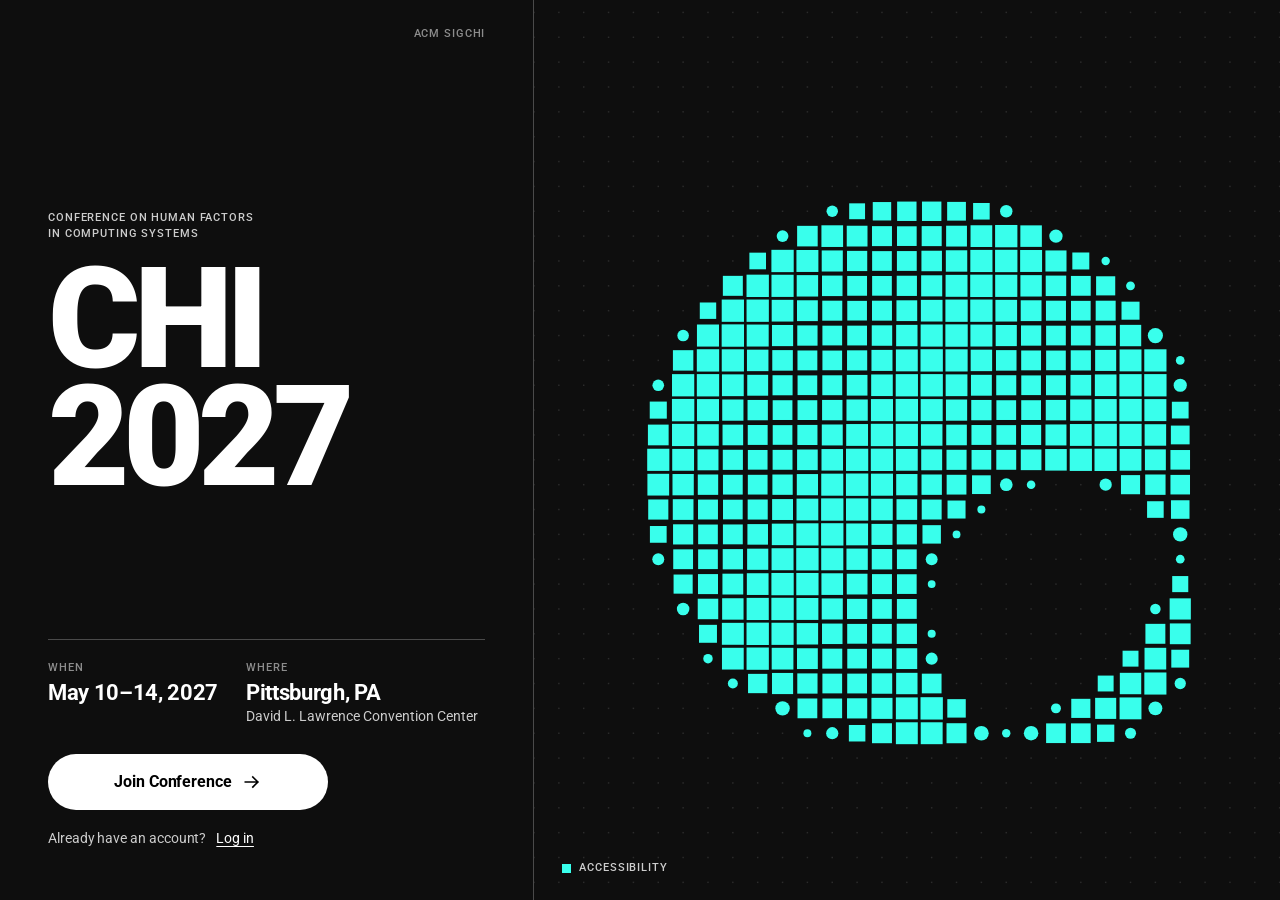
<file: index.html>
<!doctype html>
<html lang="en">
<head>
<meta charset="utf-8">
<meta name="viewport" content="width=device-width, initial-scale=1, viewport-fit=cover">
<meta name="theme-color" content="#0e0e0e">
<meta name="color-scheme" content="dark">
<title>CHI 2027 — Pittsburgh, May 10–14</title>
<link rel="icon" type="image/png" sizes="32x32" href="favicon-32.png">
<link rel="icon" type="image/png" sizes="192x192" href="favicon-192.png">
<link rel="apple-touch-icon" href="apple-touch-icon.png">
<link rel="preconnect" href="https://fonts.googleapis.com">
<link rel="preconnect" href="https://fonts.gstatic.com" crossorigin>
<link href="https://fonts.googleapis.com/css2?family=Roboto:ital,wght@0,400;0,500;0,700;0,900;1,400&family=Roboto+Condensed:ital,wght@0,400;0,700;1,400&display=swap" rel="stylesheet">
<link rel="stylesheet" href="css/styles.css">
</head>
<body>
<div id="frame">
  <main id="app" class="app"></main>
  <div id="menu" class="menu" role="dialog" aria-modal="true" aria-label="Menu" hidden></div>
  <div id="sheet" class="sheet" hidden></div>
  <div id="tour" class="tour" hidden></div>
  <div id="toast" class="toast" role="status" aria-live="polite"></div>
</div>
<script src="js/icons.js"></script>
<script src="js/data.js"></script>
<script src="js/fx.js"></script>
<script src="js/creative.js"></script>
<script src="js/app.js"></script>
<script src="js/map.js"></script>
</body>
</html>
</file>
<file: css/styles.css>
/* CHI 2027 — mobile web prototype
   Black ground, white type, three brand colours (pure green, red, blue). Roboto throughout. */

:root {
  --bg: #0e0e0e;
  --surface: #1e1e1e;      /* brand black */
  --surface-2: #272727;
  --line: #2e2e2e;
  --line-2: #4a4a4a;
  --text: #fff;
  --text-2: #ccc;          /* brand grey */
  --muted: #8c8c8c;
  --g: #00ff00;            /* communities */
  --r: #ff0000;            /* new methods */
  --b: #0000ff;            /* human behaviors */
  --warn: #ffb000;         /* almost full */
  /* Type scale: every font size points at one of these */
  --fs-xs: 11px;   /* labels, eyebrows, tags, tiny meta */
  --fs-sm: 14px;   /* hints, captions, chips, small UI */
  --fs-md: 16px;   /* body, running text, buttons */
  --fs-lg: 18px;   /* lede, card titles */
  --fs-xl: 22px;   /* feature titles, inputs, panel heads */
  --fs-2xl: 28px;  /* section headings (32px from 760px) */
  --fs-3xl: 40px;  /* big numbers */
  --sans: 'Roboto', system-ui, -apple-system, 'Helvetica Neue', Arial, sans-serif;
  --pad: 20px;
  --bar-h: 60px;   /* height of the top bar (68px from 1100px) */
  --first-min: 430px; /* Home: the least height its first screen may have (560px from 760px) */
  --when-h: 146px;    /* Home, from 760px: height of the row with when, where and the countdown */
  --ease: cubic-bezier(.2, .8, .2, 1);
  --spring: cubic-bezier(.34, 1.56, .64, 1);
  --safe-b: env(safe-area-inset-bottom, 0px);
}

* { box-sizing: border-box; }
html, body { height: 100%; margin: 0; background: #000; color: var(--text); overflow: hidden; }
body { font: 400 var(--fs-md)/1.5 var(--sans); -webkit-font-smoothing: antialiased; -moz-osx-font-smoothing: grayscale; -webkit-tap-highlight-color: transparent; }
button, input { font: inherit; color: inherit; }
button { cursor: pointer; background: none; border: 0; padding: 0; text-align: inherit; }
a { color: inherit; }
h1, h2, h3, p, ul, ol, dl, dd { margin: 0; padding: 0; }
ul, ol { list-style: none; }
[hidden] { display: none !important; }
:focus-visible { outline: 2px solid #fff; outline-offset: 2px; }
::selection { background: var(--g); color: #000; }

/* ---------- frame ---------- */
/* One layout, three tiers: phone (base) · tablet ≥760px · desktop ≥1100px. The responsive rules are at the end of this file. */
#frame { position: relative; height: 100vh; height: 100dvh; margin: 0 auto; background: var(--bg); overflow: hidden; }
.app { position: absolute; inset: 0; overflow-y: auto; overflow-x: hidden; overscroll-behavior: contain; scrollbar-width: none; }
.app::-webkit-scrollbar { display: none; }

/* ---------- type ---------- */
.lbl { font: 500 var(--fs-xs)/1.45 var(--sans); letter-spacing: .08em; text-transform: uppercase; font-variant-numeric: tabular-nums; color: var(--text-2); }
.dim { color: var(--muted); }
.display { font-weight: 900; font-size: clamp(40px, 12.5vw, 54px); line-height: .94; letter-spacing: -.035em; text-wrap: balance; }
.lede { font-size: var(--fs-lg); line-height: 1.38; color: #fff; text-wrap: pretty; }
.hint { font-size: var(--fs-sm); line-height: 1.45; color: var(--muted); margin-top: 18px; }
.link { color: #fff; text-decoration: underline; text-underline-offset: 3px; font-size: var(--fs-sm); }
.err { color: #ff7a6e; font-size: var(--fs-sm); min-height: 0; margin-top: 8px; }
.err:empty { display: none; }
.g { width: 20px; height: 20px; flex: none; stroke-linecap: square; }
.ico { display: block; width: 100%; height: 100%; }

/* ---------- motion ---------- */
@keyframes rise { from { opacity: 0; transform: translateY(14px); } to { opacity: 1; transform: none; } }
@keyframes slideR { from { opacity: 0; transform: translateX(28px); } to { opacity: 1; transform: none; } }
@keyframes slideL { from { opacity: 0; transform: translateX(-28px); } to { opacity: 1; transform: none; } }
@keyframes pop { 0% { transform: scale(.7); } 60% { transform: scale(1.18); } 100% { transform: scale(1); } }
.rise { animation: rise .5s var(--ease) both; animation-delay: calc(var(--i, 0) * 45ms); }
.stagger > * { animation: rise .55s var(--ease) both; }
.stagger > :nth-child(2) { animation-delay: 50ms; } .stagger > :nth-child(3) { animation-delay: 100ms; }
.stagger > :nth-child(4) { animation-delay: 150ms; } .stagger > :nth-child(5) { animation-delay: 200ms; }
.stagger > :nth-child(6) { animation-delay: 250ms; } .stagger > :nth-child(n+7) { animation-delay: 300ms; }
.stagger.from-right > * { animation-name: slideR; }
.stagger.from-left > * { animation-name: slideL; }
/* scroll-linked reveals — app.js wraps far-down headings in per-letter spans and reveals them as you scroll */
.sec-h h2 .ch { position: relative; visibility: hidden; }
.sec-h h2 .ch.on { visibility: visible; }
.sec-h h2 .ch.cur::before { content: ''; visibility: visible; position: absolute; left: 0; top: .1em; bottom: .06em; width: .46em; background: var(--g); }

/* scroll progress — a white line under the sticky header fills as the page scrolls (where supported) */
@keyframes scrollfill { from { clip-path: inset(0 100% 0 0); } to { clip-path: inset(0); } }
@supports (animation-timeline: scroll()) {
  @media (prefers-reduced-motion: no-preference) {
    .bar:not(.bar--clear):not(.bar--float)::after { content: ''; position: absolute; left: 0; right: 0; bottom: -1px; height: 2px; pointer-events: none;
      background: #fff;
      clip-path: inset(0 100% 0 0); animation: scrollfill linear both; animation-timeline: scroll(nearest block); }
  }
}
@media (prefers-reduced-motion: reduce) {
  *, *::before, *::after { animation-duration: .01ms !important; animation-delay: 0s !important; transition-duration: .01ms !important; }
}

/* ---------- buttons ---------- */
.btn { display: inline-flex; align-items: center; justify-content: center; gap: 10px; min-height: 56px; padding: 0 26px; border-radius: 999px; font-weight: 700; font-size: var(--fs-md); letter-spacing: -.005em; white-space: nowrap; transition: transform .2s var(--spring), background .2s, color .2s, border-color .2s, opacity .2s; }
.btn:active { transform: scale(.97); }
.btn--primary { background: #fff; color: #000; }
.btn--primary .g { transition: transform .3s var(--spring); }
.btn--primary:hover .g { transform: translateX(4px); }
.btn--primary:disabled { background: #333; color: #777; cursor: not-allowed; }
.btn--primary.is-on { background: var(--g); }
.btn--ghost { border: 1px solid var(--line-2); color: #fff; }
.btn--ghost:hover { border-color: #fff; }
.btn--text { min-height: 44px; font-weight: 400; font-size: var(--fs-sm); color: var(--text-2); }
.btn--text u { color: #fff; text-underline-offset: 3px; }
.btn--sm { min-height: 44px; padding: 0 18px; font-size: var(--fs-sm); }
.btn--sm .g { width: 16px; height: 16px; }
.iconbtn { width: 44px; height: 44px; display: grid; place-items: center; border-radius: 50%; margin-left: -10px; }
.iconbtn:hover { background: var(--surface); }

.tag { display: inline-block; font: 500 var(--fs-xs)/1 var(--sans); letter-spacing: .08em; text-transform: uppercase; padding: 5px 7px; border: 1px solid var(--line-2); color: var(--text-2); margin: 8px 6px 0 0; }
.tag--solid { background: #fff; color: #000; border-color: #fff; }
.tag--c { background: var(--c); color: var(--on, #000); border-color: var(--c); margin: 0; }

/* ---------- top bar ---------- */
.bar { position: sticky; top: 0; z-index: 20; display: flex; align-items: center; justify-content: space-between; height: 60px; padding: 0 var(--pad); background: rgba(14, 14, 14, .88); -webkit-backdrop-filter: blur(12px); backdrop-filter: blur(12px); border-bottom: 1px solid var(--line); }
.bar--clear { background: none; -webkit-backdrop-filter: none; backdrop-filter: none; border-color: transparent; }
.bar--float { position: absolute; left: 0; right: 0; background: linear-gradient(#0e0e0e 30%, transparent); -webkit-backdrop-filter: none; backdrop-filter: none; border: 0; height: 64px; z-index: 30; pointer-events: none; }
.bar--float > * { pointer-events: auto; }
.logo { display: inline-flex; align-items: flex-end; gap: 4px; text-decoration: none; line-height: 1; height: 24px; }
.logo b { font-weight: 900; font-size: 25px; letter-spacing: -.04em; line-height: .88; }
.logo span { font: 500 var(--fs-xs)/1 var(--sans); letter-spacing: .04em; padding-bottom: 1px; }
.logo i { display: grid; gap: 2px; margin-left: 3px; align-self: center; }
.logo s { width: 5px; height: 5px; display: block; }
.logo s:nth-child(1) { background: var(--g); } .logo s:nth-child(2) { background: var(--r); } .logo s:nth-child(3) { background: var(--b); }
.burger { width: 44px; height: 44px; margin-right: -10px; display: grid; place-content: center; gap: 7px; }
.burger i { display: block; width: 24px; height: 2px; background: #fff; transition: transform .35s var(--ease); }
.burger:hover i:first-child { transform: translateX(-3px); }
.burger:hover i:last-child { transform: translateX(3px); }
.burger.is-open i:first-child { transform: translateY(4.5px) rotate(45deg); }
.burger.is-open i:last-child { transform: translateY(-4.5px) rotate(-45deg); }

.sec-h { display: flex; align-items: baseline; gap: 12px; padding: 44px var(--pad) 16px; }
.sec-h h2 { font-size: var(--fs-2xl); font-weight: 900; letter-spacing: -.025em; line-height: 1.05; flex: 1; }

/* ---------- shared bits ---------- */
.field { display: block; margin-top: 26px; }
.field input { display: block; width: 100%; background: none; border: 0; border-bottom: 1px solid var(--line-2); border-radius: 0; padding: 8px 0 12px; font-size: var(--fs-xl); font-weight: 500; letter-spacing: -.01em; outline: none; transition: border-color .2s; }
.field input::placeholder { color: #5a5a5a; font-weight: 400; }
.field input:focus { border-color: #fff; }

.kv { display: grid; grid-template-columns: 1fr 1fr; gap: 14px 16px; margin-top: 16px; }
.kv dt { font: 500 var(--fs-xs)/1.4 var(--sans); letter-spacing: .08em; text-transform: uppercase; color: var(--muted); margin-bottom: 3px; }
.kv dd { font-size: var(--fs-md); line-height: 1.35; }
.kv__wide { grid-column: 1 / -1; }
.kv--stack { grid-template-columns: 1fr; padding: 0 var(--pad); margin-bottom: 20px; }

.mix__bar { display: flex; height: 14px; gap: 2px; }
.mix__bar span { min-width: 2px; transition: flex .35s var(--ease); }
.mix__legend { display: flex; flex-wrap: wrap; gap: 6px 16px; margin-top: 10px; font-size: var(--fs-sm); color: var(--text-2); }
.mix__legend li { display: flex; align-items: center; gap: 6px; }
.mix__legend i { width: 9px; height: 9px; }
.mix__legend b { color: #fff; font: 500 var(--fs-xs) var(--sans); }
/* a bar with no legend: its shares show in a black box above it while it is hovered, held or focused.
   The box sits over one colour at a time; --ax is where its pointer goes. */
.mix--tip { position: relative; padding: 14px 0; margin: -14px 0; touch-action: pan-y; user-select: none; -webkit-user-select: none; -webkit-touch-callout: none; cursor: default; }
.mix--tip .mix__bar:focus-visible { outline: 2px solid #fff; outline-offset: 3px; }
.mix__tip { position: absolute; z-index: 6; left: 0; bottom: calc(100% - 6px); display: grid; gap: 4px; padding: 8px 12px; background: #000; border: 1px solid var(--line-2); font-size: var(--fs-sm); line-height: 1.3; color: #fff; white-space: nowrap; pointer-events: none; animation: flipin .16s var(--ease) both; }
.mix__tip[hidden] { display: none; }
.mix__tip::after { content: ''; position: absolute; left: var(--ax, 50%); top: 100%; width: 9px; height: 9px; margin: -4px 0 0 -5px; background: #000; border: solid var(--line-2); border-width: 0 1px 1px 0; transform: rotate(45deg); }
.mix__tip span { display: flex; align-items: center; gap: 8px; }
.mix__tip i { width: 9px; height: 9px; flex: none; }
.mix__tip b { margin-left: 4px; font-weight: 700; font-variant-numeric: tabular-nums; }

.days { display: grid; grid-template-columns: repeat(5, 1fr); gap: 6px; padding: 0 var(--pad); }
.day { position: relative; display: grid; justify-items: center; gap: 2px; padding: 10px 0 9px; border: 1px solid var(--line); transition: background .25s, color .25s, border-color .25s; }
.day b { font-size: var(--fs-xl); font-weight: 900; line-height: 1; letter-spacing: -.02em; }
.day .lbl { color: var(--muted); font-size: var(--fs-xs); }
.day.is-on { background: transparent; color: #fff; border-bottom-color: #fff; box-shadow: inset 0 -3px 0 #fff; }
.day.is-on .lbl { color: #fff; }
.day.is-empty:not(.is-on) b { color: #555; }
.day i { position: absolute; top: -4px; right: -4px; width: 8px; height: 8px; background: var(--g); }

.fchips { display: flex; gap: 8px; overflow-x: auto; padding: 14px var(--pad); scrollbar-width: none; scroll-padding: 0 var(--pad); }
.fchips::-webkit-scrollbar { display: none; }
.fchip { flex: none; display: inline-flex; align-items: center; gap: 8px; height: 40px; padding: 0 14px; border: 1px solid var(--line-2); border-radius: 999px; font-size: var(--fs-sm); font-weight: 500; white-space: nowrap; background: var(--bg); transition: background .2s, color .2s, border-color .2s; }
.fchip .ico { width: 16px; height: 16px; color: var(--c); transition: color .2s; }
.fchip.is-on { background: var(--c, #fff); border-color: var(--c, #fff); color: #000; }
.fchip.is-on .ico { color: #000; }
.fchip--x { height: 28px; padding: 0 6px 0 10px; font: 500 var(--fs-xs) var(--sans); letter-spacing: .06em; text-transform: uppercase; gap: 4px; }
.fchip--x .g { width: 14px; height: 14px; }
/* the activity-type pill: a native select under a pill-shaped label, so phones show their own picker */
.fchip--select { position: relative; gap: 6px; padding-right: 10px; font-weight: 700; cursor: pointer; }
.fchip--select .g { width: 16px; height: 16px; flex: none; }
/* the type picker sheet */
.tpick > .lbl { margin-bottom: 10px; }
.sheet__panel:has(.tpick) .sheet__x { display: none; }
.tpick__row { width: 100%; min-height: 60px; display: grid; grid-template-columns: minmax(0, 1fr); gap: 14px; align-items: center; padding: 10px 12px; margin: 0 -12px; width: calc(100% + 24px); border-top: 1px solid var(--line); text-align: left; transition: background .2s; }
.tpick li:last-child .tpick__row { border-bottom: 1px solid var(--line); }
@media (hover: hover) { .tpick__row:not(.is-on):hover { background: var(--surface-2); } }
.tpick__row.is-zero:not(.is-on) .tpick__t { opacity: .4; }
.tpick__t b { display: block; font-size: var(--fs-md); font-weight: 700; line-height: 1.25; }
.tpick__t small { display: block; margin-top: 2px; font-size: var(--fs-sm); color: var(--text-2); line-height: 1.3; }
.tpick__row.is-on { background: #fff; color: #000; border-color: #fff; }
.fchips__sep { flex: none; align-self: center; width: 1px; height: 24px; background: var(--line-2); }

.empty { margin: 16px var(--pad); padding: 30px 20px; border: 1px dashed var(--line-2); display: grid; justify-items: center; gap: 14px; text-align: center; color: var(--text-2); }

/* add-to-schedule */
.add { position: relative; flex: none; width: 44px; height: 44px; border-radius: 50%; border: 1px solid var(--line-2); display: grid; place-items: center; color: #fff; background: var(--bg); transition: background .25s, border-color .25s, color .25s; }
.add:hover { border-color: #fff; }
.add .g { position: absolute; transition: transform .35s var(--spring), opacity .2s; }
.add .g-check { transform: scale(0) rotate(-45deg); opacity: 0; }
.add.is-on { background: var(--g); border-color: var(--g); color: #000; }
.add.is-on .g-plus { transform: rotate(90deg) scale(0); opacity: 0; }
.add.is-on .g-check { transform: none; opacity: 1; }
.add.pop { animation: pop .4s var(--ease); }
.add--locked { background: #fff; border-color: #fff; color: #000; }
.add--locked .g { position: static; width: 16px; height: 16px; }

/* event row */
.ev { display: grid; grid-template-columns: 44px 1fr 44px; gap: 14px; align-items: start; padding: 16px 0; border-bottom: 1px solid var(--line); cursor: pointer; }
.ev__ico { width: 44px; height: 44px; padding: 10px; background: var(--surface); color: var(--c); transition: background .25s, color .25s; }
.ev:hover .ev__ico { background: var(--c); color: #000; }
.ev__meta { display: flex; gap: 10px; color: var(--muted); }
.ev__meta span:first-child { color: var(--c); }
.ev h3 { font-size: var(--fs-lg); font-weight: 700; line-height: 1.2; letter-spacing: -.01em; margin: 4px 0 3px; text-wrap: balance; }
.ev__where { font-size: var(--fs-sm); color: var(--text-2); }

/* ---------- toast ---------- */
.toast { position: absolute; left: 16px; right: 16px; bottom: calc(18px + var(--safe-b)); z-index: 80; display: flex; align-items: center; justify-content: space-between; gap: 12px; padding: 13px 16px; background: #fff; color: #000; font-size: var(--fs-sm); font-weight: 500; line-height: 1.3; opacity: 0; transform: translateY(16px); pointer-events: none; transition: opacity .25s, transform .35s var(--spring); }
.toast.is-on { opacity: 1; transform: none; pointer-events: auto; }
.toast button { font-weight: 700; text-decoration: underline; text-underline-offset: 3px; padding: 6px 0 6px 8px; }

/* ---------- sheet ---------- */
.sheet { position: absolute; inset: 0; z-index: 50; }
.sheet__scrim { position: absolute; inset: 0; background: rgba(0, 0, 0, .66); opacity: 0; transition: opacity .3s; }
.sheet__panel { position: absolute; left: 0; right: 0; bottom: 0; max-height: 88%; display: flex; flex-direction: column; overflow: hidden; background: #161616; border-top: 1px solid var(--line-2); transform: translateY(102%); transition: transform .42s var(--ease); }
/* only the body scrolls, so the grip and close button never move (and iOS bounce stays inside the body) */
.sheet__body { flex: 1 1 auto; min-height: 0; overflow-y: auto; overscroll-behavior: contain; -webkit-overflow-scrolling: touch; padding: 0 var(--pad) calc(26px + var(--safe-b)); }
.sheet__grip { position: relative; flex: none; height: 32px; touch-action: none; cursor: grab; }
.sheet__grip::before { content: ''; position: absolute; top: 9px; left: 50%; width: 40px; height: 4px; margin-left: -20px; border-radius: 2px; background: #666; }
.sheet__grip:active { cursor: grabbing; }
.sheet.is-on .sheet__scrim { opacity: 1; }
.sheet.is-on .sheet__panel { transform: none; }
.sheet__x { position: absolute; top: 14px; right: 12px; margin: 0; z-index: 4; }
.evd__top { display: flex; align-items: center; gap: 14px; padding-right: 44px; }
.evd__ico { width: 56px; height: 56px; padding: 12px; background: var(--c); color: #000; flex: none; }
.evd__top .lbl span { color: var(--c); }
.evd h2 { font-size: var(--fs-2xl); font-weight: 900; line-height: 1.05; letter-spacing: -.025em; margin: 18px 0 4px; text-wrap: balance; }
.evd__blurb { font-size: var(--fs-md); color: var(--text-2); margin-top: 12px; }
.evd .kv { padding: 16px 0; margin-top: 18px; border-top: 1px solid var(--line); border-bottom: 1px solid var(--line); }
.evd__actions { display: grid; gap: 10px; margin-top: 20px; }

/* ---------- menu ---------- */
.menu { position: absolute; inset: 0; z-index: 60; background: var(--bg); display: flex; flex-direction: column; clip-path: circle(0 at calc(100% - 32px) 30px); transition: clip-path .55s var(--ease); }
.menu.is-on { clip-path: circle(150% at calc(100% - 32px) 30px); }
.menu__top { display: flex; align-items: center; justify-content: space-between; height: 60px; padding: 0 var(--pad); flex: none; }
.menu__nav { flex: 1; display: flex; flex-direction: column; justify-content: center; padding: 0 var(--pad); }
.menu__nav a { display: flex; align-items: baseline; gap: 14px; padding: 9px 0; text-decoration: none; border-bottom: 1px solid var(--line); opacity: 0; transform: translateY(18px); transition: opacity .4s, transform .55s var(--ease), color .2s; transition-delay: calc(var(--i) * 45ms + 120ms); }
.menu.is-on .menu__nav a, .menu.is-on .menu__foot { opacity: 1; transform: none; }
.menu__nav b { font-size: clamp(36px, 11.5vw, 48px); font-weight: 900; letter-spacing: -.035em; line-height: 1.08; flex: 1; transition: transform .3s var(--ease); }
.menu__nav a:hover b { transform: translateX(8px); }
.menu__nav .lbl { color: var(--muted); width: 22px; }
.menu__nav a.is-cur b { -webkit-text-stroke: 3px #fff; color: var(--bg); paint-order: stroke fill; }
.menu__nav em { font: 500 var(--fs-xs)/22px var(--sans); min-width: 22px; height: 22px; text-align: center; background: var(--g); color: #000; align-self: center; }
.menu__foot { padding: 20px var(--pad) calc(24px + var(--safe-b)); display: grid; gap: 12px; font-size: var(--fs-sm); color: var(--text-2); opacity: 0; transform: translateY(18px); transition: opacity .4s, transform .55s var(--ease); transition-delay: 400ms; }
.menu__foot b { color: #fff; }
.menu__foot div { display: flex; gap: 6px; align-items: center; flex-wrap: wrap; }

/* ======================================================================
   Landing
   ====================================================================== */
.landing { position: relative; min-height: 100%; display: flex; flex-direction: column; }
.landing__stage { position: relative; flex: 1; min-height: 300px; }
.pix { position: absolute; inset: 0; width: 100%; height: 100%; touch-action: pan-y; }
/* phones: ACM SIGCHI sits on the same top line as the conference name */
.landing > .bar { align-items: flex-start; padding-top: 22px; }
.landing__title { position: absolute; z-index: 2; top: 22px; left: var(--pad); right: var(--pad); pointer-events: none; mix-blend-mode: difference; }
.landing__title h1 { font-weight: 900; font-size: clamp(64px, 21vw, 92px); line-height: .84; letter-spacing: -.05em; margin-top: 10px; animation: rise .8s var(--ease) both; }
.landing__title .lbl { animation: rise .8s var(--ease) both; }
.landing__now { position: absolute; left: var(--pad); bottom: 10px; display: flex; align-items: center; gap: 8px; pointer-events: none; }
.landing__now i { width: 9px; height: 9px; transition: background .4s; }
@keyframes flipin { from { opacity: 0; transform: translateY(6px); } to { opacity: 1; transform: none; } }
.landing__now .flip { display: inline-block; animation: flipin .4s var(--ease) both; }
.landing__foot { padding: 0 var(--pad) calc(14px + var(--safe-b)); display: grid; gap: 6px; }
.facts { display: grid; grid-template-columns: auto 1fr; gap: 0 28px; padding: 14px 0 16px; border-top: 1px solid var(--line-2); }
.facts dt { color: var(--muted); margin-bottom: 4px; }
.facts dd { font-size: var(--fs-xl); font-weight: 700; letter-spacing: -.015em; line-height: 1.15; }
.facts small { display: block; font-size: var(--fs-sm); font-weight: 400; color: var(--text-2); letter-spacing: 0; margin-top: 3px; }
.landing__foot .btn { width: 100%; }

/* ======================================================================
   Join
   ====================================================================== */
.join { min-height: 100%; display: flex; flex-direction: column; padding-bottom: calc(20px + var(--safe-b)); }
.join .display { padding: 6px var(--pad) 22px; }
.role { position: relative; display: grid; gap: 4px; margin: 0 var(--pad) 10px; padding: 16px 18px 18px; border: 1px solid var(--line-2); flex: 1; align-content: end; overflow: hidden; transition: border-color .25s, color .3s, transform .2s var(--spring); isolation: isolate; }
.role::before { content: ''; position: absolute; inset: 0; background: var(--c); transform: scaleY(0); transform-origin: bottom; transition: transform .35s var(--ease); z-index: -1; }
.role:hover { border-color: var(--c); }
.role:active { transform: scale(.985); }
.role.is-picked { color: var(--on, #000); border-color: var(--c); }
.role.is-picked::before { transform: none; }
.role.is-picked .lbl, .role.is-picked .role__line { color: var(--on, #000); }
.role .lbl { position: absolute; top: 16px; left: 18px; }
.role .lbl::before { content: ''; display: inline-block; width: 8px; height: 8px; background: var(--c); margin-right: 8px; }
.role.is-picked .lbl::before { background: var(--on, #000); }
.role b { font-size: var(--fs-2xl); font-weight: 900; letter-spacing: -.03em; line-height: 1.05; margin-top: 44px; }
.role__line { font-size: var(--fs-md); line-height: 1.35; color: var(--text-2); max-width: 26ch; }
.role__go { position: absolute; right: 16px; bottom: 16px; width: 40px; height: 40px; border-radius: 50%; border: 1px solid currentColor; display: grid; place-items: center; transition: transform .3s var(--spring); }
.role:hover .role__go { transform: translateX(4px); }
.join__guest { margin: 4px var(--pad) 0; display: flex; justify-content: center; }
.join__guest .btn--text { padding: 0 8px; }

/* ======================================================================
   Setup
   ====================================================================== */
.setup { min-height: 100%; display: flex; flex-direction: column; }
.prog { display: grid; grid-template-columns: repeat(4, 1fr); gap: 4px; padding: 0 var(--pad); }
.prog i { height: 5px; background: var(--line); transition: background .4s; }
.prog i.is-on:nth-child(1) { background: var(--g); } .prog i.is-on:nth-child(2) { background: var(--r); }
.prog i.is-on:nth-child(3) { background: var(--b); } .prog i.is-on:nth-child(4) { background: #fff; }
.setup__body { flex: 1; padding: 26px var(--pad) 16px; }
.setup__body .lede { margin-top: 12px; color: var(--text-2); font-size: var(--fs-lg); }
.setup__foot { position: sticky; bottom: 0; padding: 14px var(--pad) calc(18px + var(--safe-b)); background: linear-gradient(transparent, var(--bg) 26%); }
.setup__foot .btn { width: 100%; }
.match { display: flex; gap: 12px; align-items: flex-start; margin-top: 18px; padding: 14px; background: var(--g); color: #000; font-size: var(--fs-sm); line-height: 1.4; animation: rise .4s var(--ease) both; }
.match > span:first-child { width: 22px; height: 22px; background: #000; color: var(--g); display: grid; place-items: center; flex: none; }
.match .g { width: 14px; height: 14px; }

.opts { margin-top: 22px; border-top: 1px solid var(--line); }
.opt { display: grid; grid-template-columns: 30px 1fr auto; align-items: start; text-align: left; width: 100%; padding: 17px 0; border-bottom: 1px solid var(--line); animation: rise .5s var(--ease) both; animation-delay: calc(var(--i) * 45ms + 80ms); transition: padding .3s var(--ease); }
.opt i { width: 16px; height: 16px; margin-top: calc(var(--fs-xl) * .65 - 8px); /* centred on the first line */ border: 1.5px solid #777; transition: background .2s, border-color .2s, transform .35s var(--spring); }
.opt b { font-size: var(--fs-xl); line-height: 1.3; font-weight: 500; letter-spacing: -.01em; color: var(--text-2); transition: color .2s; }
.opt .lbl { margin-top: calc(var(--fs-xl) * .65 - .7em); line-height: 1.4; color: var(--muted); opacity: 0; transition: opacity .2s; }
.opt:hover b { color: #fff; }
.opt.is-on { padding-left: 8px; }
.opt.is-on i { background: var(--g); border-color: var(--g); transform: rotate(45deg); }
.opt.is-on b { color: #fff; font-weight: 700; }
.opt.is-on .lbl { opacity: 1; }

.tri { position: relative; width: min(100%, 340px); aspect-ratio: 1 / .96; margin: 10px auto 14px; touch-action: none; user-select: none; -webkit-user-select: none; }
.tri__fill, .tri__grain { position: absolute; inset: 0; clip-path: polygon(50% 16%, 10% 84%, 90% 84%); }
.tri__fill { background:
  radial-gradient(circle at 50% 16%, var(--g), transparent 58%),
  radial-gradient(circle at 10% 84%, var(--r), transparent 58%),
  radial-gradient(circle at 90% 84%, var(--b), transparent 58%), #131313; }
.tri__grain { background: radial-gradient(circle, rgba(0, 0, 0, .6) 1.1px, transparent 1.7px) 0 0 / 7px 7px; }
.tri__v { position: absolute; display: grid; gap: 1px; padding: 4px 0; }
.tri__v b { font-size: var(--fs-sm); font-weight: 700; display: flex; align-items: center; gap: 6px; }
.tri__v b::before { content: ''; width: 9px; height: 9px; flex: none; }
.tri__v .lbl { color: var(--muted); }
.tri__v--g { top: 0; left: 50%; transform: translateX(-50%); justify-items: center; } .tri__v--g b::before { background: var(--g); }
.tri__v--r { left: 0; bottom: 0; } .tri__v--r b::before { background: var(--r); }
.tri__v--b { right: 0; bottom: 0; justify-items: end; } .tri__v--b b::before { background: var(--b); }
.tri__puck { position: absolute; width: 44px; height: 44px; margin: -22px 0 0 -22px; border-radius: 50%; border: 3px solid #fff; box-shadow: 0 0 0 1px #000, 0 8px 22px rgba(0, 0, 0, .6); cursor: grab; transition: transform .25s var(--spring); }
.tri__puck.is-drag { transform: scale(1.2); cursor: grabbing; }
.tri__puck.is-snap { transition: left .4s var(--ease), top .4s var(--ease), background .4s; }

.chips { display: flex; flex-wrap: wrap; gap: 8px; margin-top: 22px; }
.chip { height: 44px; padding: 0 16px; border: 1px solid var(--line-2); border-radius: 999px; font-size: var(--fs-sm); font-weight: 500; animation: rise .45s var(--ease) both; animation-delay: calc(var(--i) * 18ms + 60ms); transition: background .2s, color .2s, border-color .2s, opacity .2s, transform .25s var(--spring); }
.chip:active { transform: scale(.94); }
.chip:hover { border-color: #fff; }
.chip.is-on { background: #fff; color: #000; border-color: #fff; }
.chip:disabled { opacity: .3; cursor: default; }
#topicn { color: var(--g); margin-left: 6px; }

/* ======================================================================
   Icon reveal
   ====================================================================== */
.reveal { min-height: 100%; display: flex; flex-direction: column; background: radial-gradient(120% 60% at 50% 34%, color-mix(in srgb, var(--c, #fff) 13%, transparent), transparent 70%); }
.reveal > .lede { padding: 80px var(--pad) 20px; }
/* phones: the icon takes only the height left over, so the result (even a two-line name) and the next-step button fit on one screen */
.reveal__stage { position: relative; display: block; flex: 1 1 0; min-height: 112px; width: 100%; margin: 8px 0 20px; container-type: size; }
.reveal__retake { margin-right: -12px; }
.reveal__stage canvas, .reveal__svg { position: absolute; inset: 0; margin: auto; width: min(68vw, 290px, 100cqh); height: min(68vw, 290px, 100cqh); }
.reveal__svg { color: var(--c); opacity: 0; transform: scale(.985); transition: opacity .3s, transform .6s var(--spring); }
.reveal__stage canvas { transition: opacity .35s .1s; }
.is-done .reveal__svg { opacity: 1; transform: none; }
.is-done .reveal__stage canvas { opacity: 0; }
.reveal__stage:active .reveal__svg { transform: scale(.95) rotate(-4deg); }
.reveal__main, .reveal__second, .reveal__mix, .reveal__foot { opacity: 0; transform: translateY(14px); transition: opacity .5s, transform .6s var(--ease); }
.is-done .reveal__main, .is-done .reveal__second, .is-done .reveal__mix, .is-done .reveal__foot { opacity: 1; transform: none; }
.is-done .reveal__main { transition-delay: .15s; } .is-done .reveal__second { transition-delay: .95s; }
.is-done .reveal__mix { transition-delay: 1.35s; } .is-done .reveal__foot { transition-delay: 1.6s; }
.reveal__main { padding: 0 var(--pad); text-align: center; }
.reveal__main h1 { font-size: clamp(32px, 9.6vw, 42px); font-weight: 900; line-height: 1; letter-spacing: -.035em; margin-top: 6px; color: var(--c); text-wrap: balance; }
.reveal__second { display: flex; align-items: center; gap: 14px; min-width: 0; margin: 20px var(--pad) 0; padding: 12px 14px; border: 1px solid var(--line-2); }
.reveal__ico2 { width: 46px; height: 46px; flex: none; color: var(--c2); }
@keyframes pxwipe { from { clip-path: inset(0 0 100% 0); } to { clip-path: inset(0); } }
/* 'backwards', not 'both': once the wipe ends the icon drops the clip entirely (iOS Safari otherwise left it stuck on the last step, cutting off the bottom) */
.is-done .reveal__ico2 { animation: pxwipe .6s steps(6) 1.05s backwards; }
/* opened from the dashboard rather than straight after the questions: no reveal, the result is simply there */
.reveal.is-still .reveal__svg, .reveal.is-still .reveal__stage canvas, .reveal.is-still .reveal__main, .reveal.is-still .reveal__second, .reveal.is-still .reveal__mix, .reveal.is-still .reveal__foot { transition: none; }
.reveal.is-still .reveal__ico2 { animation: none; }
.reveal__second > div { min-width: 0; }
.reveal__second h2 { overflow-wrap: anywhere; font-size: var(--fs-xl); font-weight: 700; letter-spacing: -.015em; line-height: 1.15; }
.reveal__mix { padding: 18px var(--pad) 0; }
.reveal__foot { margin-top: auto; padding: 22px var(--pad) calc(14px + var(--safe-b)); display: grid; gap: 4px; }

/* ======================================================================
   Login
   ====================================================================== */
.login { min-height: 100%; display: flex; flex-direction: column; }
.login .display { padding: 6px var(--pad) 4px; }
.login form { flex: 1; display: flex; flex-direction: column; padding: 0 var(--pad) calc(18px + var(--safe-b)); }
.login__foot { margin-top: auto; padding-top: 28px; display: grid; gap: 10px; }

/* ======================================================================
   Dashboard
   ====================================================================== */
.dash { padding-bottom: 40px; }
.dash__side .sec-h { padding-top: 26px; }
/* Badge — a quiet front (labels, interest icons, name) and the creative collage on its back; a click flips it.
   Sizes inside use cqw so the card scales as one piece. */
.badge { position: relative; margin: 0 var(--pad); aspect-ratio: .73; container-type: inline-size; perspective: 1500px; cursor: pointer; user-select: none; -webkit-user-select: none; -webkit-touch-callout: none; animation: rise .6s var(--ease) both; }
.badge:focus-visible { outline: 2px solid #fff; outline-offset: 4px; }
.badge__inner { position: absolute; inset: 0; transform-style: preserve-3d; transition: transform .75s cubic-bezier(.3, 1.25, .45, 1); }
.badge.is-flipped .badge__inner { transform: rotateY(180deg); }
.badge:active .badge__inner { transition-duration: .2s; transform: scale(.985); }
.badge.is-flipped:active .badge__inner { transform: rotateY(180deg) scale(.985); }
/* the small twist that says "this turns over"; app.js plays it soon after the badge appears and every few seconds after */
@keyframes peek { 0%, 100% { transform: rotateY(0); } 35% { transform: rotateY(-24deg); } 70% { transform: rotateY(9deg); } }
@keyframes peekback { 0%, 100% { transform: rotateY(180deg); } 35% { transform: rotateY(156deg); } 70% { transform: rotateY(189deg); } }
.badge.peek .badge__inner { animation: peek 1.3s var(--ease); }
.badge.is-flipped.peek .badge__inner { animation-name: peekback; }
.badge__face { position: absolute; inset: 0; background: var(--surface); overflow: hidden; backface-visibility: hidden; -webkit-backface-visibility: hidden; }
.badge__back { transform: rotateY(180deg); }
.badge__front { display: flex; flex-direction: column; padding: 6.6cqw; }
.badge__row { display: flex; gap: 2.6em; color: #fff; font-size: clamp(10px, 2.2cqw, 13px); }
.badge__row span:last-child { margin-left: auto; }
/* primary interest dominates; secondary and third step down in a column beside it */
/* interest icons: all one size, three to a row, filling from the top left (six at most, so two rows) */
.badge__icons { display: grid; grid-template-columns: repeat(3, 1fr); gap: 4.4cqw; margin-top: 6cqw; }
.badge__ico { aspect-ratio: 1; color: var(--c); }
.badge__ico .ico { display: block; width: 100%; height: 100%; }
.badge h3 { margin-top: auto; padding-top: 4cqw; font-size: clamp(30px, 11cqw, 66px); font-weight: 500; line-height: 1.12; letter-spacing: -.012em; text-wrap: balance; overflow-wrap: anywhere; }
.badge__sub { font-size: clamp(12px, 3cqw, 17px); margin-top: 2.4cqw; color: #fff; overflow-wrap: anywhere; }
.badge__edit { position: absolute; right: 3.4cqw; bottom: 3.4cqw; z-index: 4; width: 40px; height: 40px; border-radius: 50%; border: 1px solid var(--line-2); background: rgba(30, 30, 30, .92); color: #fff; display: grid; place-items: center; transition: border-color .2s, background .2s, color .2s, transform .3s var(--spring); }
.badge__edit:hover { border-color: #fff; background: #fff; color: #000; transform: rotate(-10deg); }
.badge__edit .g { width: 17px; height: 17px; }

/* Creative badge — every piece is placed by creative.js (absolute, in px); --s is the base type size */
.cb { position: absolute; inset: 0; overflow: hidden; font: 400 var(--s, 30px)/1.172 'Roboto Condensed', var(--sans); color: #fff; transition: opacity .16s; }
.cb.is-swap { opacity: 0; }
.cb__w { position: absolute; z-index: 3; white-space: nowrap; line-height: 1.172; }
.cb__w.it { font-style: italic; }
.cb__w.b { font-weight: 700; }
.cb__g { position: absolute; z-index: 1; }
.cb__g svg { display: block; width: 100%; height: 100%; overflow: visible; }
.g-block { background: var(--c); }
.g-block svg { position: absolute; right: 9%; top: 16%; width: auto; height: 68%; aspect-ratio: 1; fill: #000; }
.g-block svg.l { right: auto; left: 9%; }
/* a big interest icon: filled, with its own outline set off down and to the left; the box holds both */
.g-icon svg { position: absolute; width: 90.91%; height: 90.91%; }
.g-icon svg.f { right: 0; top: 0; fill: var(--c); }
.g-icon svg.o { left: 0; bottom: 0; }
.g-icon svg.o * { fill: none; stroke: var(--c); stroke-width: 1px; vector-effect: non-scaling-stroke; }
.g-photo { background: #333 center / cover no-repeat; }
.g-stack i { position: absolute; width: 72%; height: 72%; border: 1px solid #fff; }
.g-stack i:nth-child(1) { left: 0; top: 28%; } .g-stack i:nth-child(2) { left: 14%; top: 14%; } .g-stack i:nth-child(3) { left: 28%; top: 0; }
.g-pair { display: flex; gap: 4%; }
.g-pair i { flex: 1; border: 1px solid #fff; }
.g-pair i:last-child { border-radius: 50%; }
.g-rgb { display: grid; grid-template-rows: repeat(3, 1fr); }
.g-rgb i:nth-child(1) { background: var(--g); } .g-rgb i:nth-child(2) { background: var(--r); } .g-rgb i:nth-child(3) { background: var(--b); }
.g-bar { z-index: 2; background: linear-gradient(90deg, var(--g), var(--r), var(--b)); }
.g-bar i { position: absolute; left: clamp(.37em, var(--p), calc(100% - .37em)); top: 50%; width: .74em; height: .74em; margin: -.07em 0 0 -.37em; border-radius: 50%; background: var(--mixc); border: .06em solid #fff; }
.g-swoosh { z-index: 2; }
.g-swoosh path { fill: none; stroke: #fff; stroke-width: .13em; stroke-linecap: round; stroke-linejoin: round; vector-effect: non-scaling-stroke; }
.g-scrawl path, .g-wire path { fill: none; stroke: #fff; stroke-width: 1px; vector-effect: non-scaling-stroke; }
.g-checker { background: conic-gradient(#fff 25%, #c4c4c4 0 50%, #fff 0 75%, #c4c4c4 0) 0 0 / .36em .36em; }
.g-dots svg { fill: var(--c); }
.g-glitch { background: repeating-linear-gradient(104deg, var(--c) 0 9%, var(--c2) 9% 15%, #fff 15% 16.5%, var(--c2) 16.5% 22%, #000 22% 24%, var(--c) 24% 31%); }

/* First-visit tour of the dashboard: the page dims except for one framed part, and a panel explains it.
   The frame is .tour__hole (its shadow is the dimming); app.js moves it, and sets the panel down a moment
   after the frame has settled. The padding at the foot of .tour is the phone's home-indicator space, which
   app.js reads to keep the panel above it. */
.tour { position: absolute; inset: 0; z-index: 90; overflow: hidden; padding-bottom: var(--safe-b); opacity: 0; transition: opacity .3s; touch-action: none; }
.tour.is-on { opacity: 1; }
.tour__hole { position: absolute; left: 0; top: 0; box-shadow: 0 0 0 200vmax rgba(0, 0, 0, .8); outline: 2px solid #fff; pointer-events: none; }
.tour__card { position: absolute; left: 12px; top: 0; width: min(340px, calc(100% - 24px)); padding: 16px 18px 14px; background: #000; border: 1px solid var(--line-2); opacity: 0; visibility: hidden; translate: 0 12px; transition: opacity .2s, translate .4s var(--spring), visibility 0s .2s; }
.tour__card.is-on { opacity: 1; visibility: visible; translate: none; transition-delay: 0s; }
.tour__card h3 { margin: 0 0 8px; padding-right: 52px; font-size: var(--fs-xl); font-weight: 700; letter-spacing: -.015em; line-height: 1.15; }
.tour__card > .lbl { position: absolute; top: 19px; right: 18px; color: var(--muted); }
.tour__card > p:not(.lbl) { color: var(--text-2); line-height: 1.45; }
.tour__row { display: flex; align-items: center; gap: 12px; margin-top: 14px; }
.tour__row .btn--text { padding: 0 6px 0 0; text-decoration: underline; text-underline-offset: 3px; }
.tour__row .btn--primary { margin-left: auto; }
/* phones: a compact panel across the bottom, and the top bar out of the way so the framed part has the whole screen */
@media (max-width: 759px) {
  .tour__card { width: calc(100% - 24px); padding: 13px 16px 12px; translate: 0 20px; }
  .tour__card h3 { font-size: var(--fs-lg); margin-bottom: 4px; }
  .tour__card > .lbl { top: 15px; right: 16px; }
  .tour__card > p:not(.lbl) { font-size: var(--fs-sm); line-height: 1.4; }
  .tour__row { margin-top: 8px; }
  .app > .bar { transition: opacity .25s; }
  .app.is-touring > .bar { opacity: 0; visibility: hidden; transition: opacity .25s, visibility 0s .25s; }
}
/* during the tour the pencil on the creative side pulses, so the eye lands on it */
.badge__edit.is-hint { border-color: #fff; animation: hint 1.4s ease-out infinite; }
@keyframes hint { from { box-shadow: 0 0 0 0 rgba(255, 255, 255, .7); } to { box-shadow: 0 0 0 16px rgba(255, 255, 255, 0); } }

/* creative badge editor (in the sheet) */
.cbe { display: grid; gap: 18px; }
.cbe h2 { font-size: var(--fs-2xl); font-weight: 900; letter-spacing: -.025em; line-height: 1.1; padding-right: 44px; }
.cbe__preview { position: relative; width: min(52%, 210px); aspect-ratio: .73; margin: 0 auto; background: var(--surface); }
.cbe__field { display: grid; gap: 8px; }
.cbe__field .lbl { display: flex; justify-content: space-between; gap: 12px; color: var(--text-2); }
.cbe__field em { flex: none; font-style: normal; color: var(--muted); }
.cbe__field em.is-full { color: #fff; }
.cbe__field textarea { display: block; width: 100%; min-height: 92px; resize: none; background: var(--surface); border: 1px solid var(--line-2); border-radius: 0; padding: 12px 14px; font: 400 var(--fs-lg)/1.4 var(--sans); color: #fff; outline: none; transition: border-color .2s; }
.cbe__field textarea::placeholder { color: #5a5a5a; }
.cbe__field textarea:focus { border-color: #fff; }
.cbe__reset { justify-self: start; margin-top: -8px; }
.cbe__imgs { display: flex; gap: 10px; padding-top: 4px; }
.cbe__thumb, .cbe__add { position: relative; flex: none; width: 60px; height: 60px; }
.cbe__thumb { background: #333 center / cover no-repeat; }
.cbe__thumb button { position: absolute; top: -7px; right: -7px; width: 24px; height: 24px; border-radius: 50%; background: #fff; color: #000; display: grid; place-items: center; }
.cbe__thumb button::before { content: ''; position: absolute; inset: -10px; }
.cbe__thumb .g { width: 12px; height: 12px; }
.cbe__add { border: 1px dashed var(--line-2); display: grid; place-items: center; color: var(--text-2); transition: border-color .2s, color .2s; }
.cbe__add:hover { border-color: #fff; color: #fff; }
.cbe__row { display: grid; grid-template-columns: 1fr 1fr; gap: 10px; }
.dash__mix { padding: 16px var(--pad) 0; }
.dash__ticket { padding: 16px var(--pad) 0; }
.dash__ticket .btn { width: 100%; }
.dash__ticket .g { width: 22px; height: 22px; }
.dash__actions { display: flex; flex-wrap: wrap; gap: 8px; padding: 6px var(--pad) 0; align-items: center; justify-content: center; }
/* the ticket: a big, plain, high-contrast code for door scanners */
.ticket { display: grid; justify-items: center; text-align: center; padding-top: 8px; }
.ticket h2 { font-size: var(--fs-2xl); font-weight: 900; letter-spacing: -.025em; line-height: 1.05; margin: 6px 0 20px; }
.ticket__qr { width: min(72vw, 280px); height: auto; display: block; border-radius: 6px; }
.ticket__id { margin-top: 14px; color: var(--text); letter-spacing: .14em; }
.ticket .kv { width: 100%; margin-top: 22px; text-align: left; }
.ticket .hint { margin-top: 16px; }
.guestcard, .linkcard { margin: 0 var(--pad); padding: 20px; border: 1px solid var(--line-2); display: grid; gap: 12px; }
.guestcard h3 { font-size: var(--fs-2xl); font-weight: 900; letter-spacing: -.025em; line-height: 1.1; }
.guestcard p, .linkcard p { font-size: var(--fs-md); color: var(--text-2); }
.linkcard b { color: #fff; }
.inline { display: flex; gap: 8px; }
.inline input { flex: 1; min-width: 0; height: 44px; padding: 0 14px; background: var(--surface); border: 1px solid var(--line-2); border-radius: 999px; font-size: var(--fs-md); outline: none; }
.inline input:focus { border-color: #fff; }

.pres { margin: 0 var(--pad) 12px; padding: 16px; background: var(--surface); border-top: 4px solid var(--c); display: grid; gap: 4px; }
.pres header { display: flex; justify-content: space-between; align-items: center; }
.pres h3 { font-size: var(--fs-xl); font-weight: 700; line-height: 1.18; letter-spacing: -.015em; margin-top: 12px; text-wrap: balance; }
.pres details { margin: 16px 0 12px; border-top: 1px solid var(--line-2); border-bottom: 1px solid var(--line-2); }
.pres summary { display: flex; justify-content: space-between; align-items: center; padding: 13px 0; font-weight: 700; font-size: var(--fs-sm); cursor: pointer; list-style: none; }
.pres summary::-webkit-details-marker { display: none; }
.pres summary .lbl { color: var(--c); }
.checks { padding-bottom: 8px; }
.checks label { display: grid; grid-template-columns: 22px 1fr; gap: 12px; padding: 8px 0; font-size: var(--fs-sm); line-height: 1.4; color: var(--text-2); cursor: pointer; }
.checks input { position: absolute; opacity: 0; pointer-events: none; }
.checks i { width: 20px; height: 20px; border: 1.5px solid #777; display: grid; place-items: center; margin-top: 1px; transition: background .2s, border-color .2s; }
.checks i .g { width: 14px; height: 14px; color: #000; transform: scale(0); transition: transform .3s var(--spring); }
.checks input:checked + i { background: var(--g); border-color: var(--g); }
.checks input:checked + i .g { transform: none; }
.checks input:checked ~ span { color: var(--muted); text-decoration: line-through; }
.checks input:focus-visible + i { outline: 2px solid #fff; outline-offset: 2px; }
.pres .btn { justify-self: start; }

.tl { padding: 14px var(--pad) 0; display: grid; gap: 8px; }
.tl__item { display: grid; grid-template-columns: 50px 1fr auto; gap: 10px; align-items: start; }
.tl__time { padding-top: 13px; color: var(--muted); display: grid; }
.tl__time b { color: #fff; font-weight: 500; font-size: var(--fs-sm); }
.tl__card { padding: 12px 14px 14px; background: var(--surface); border-left: 4px solid var(--c); cursor: pointer; min-width: 0; }
.tl__card h3 { font-size: var(--fs-lg); font-weight: 700; line-height: 1.2; letter-spacing: -.01em; margin: 5px 0 6px; }
.tl__card .lbl { color: var(--muted); }
.tl__card .tag { margin: 0; }
.tl__where { display: flex; align-items: center; gap: 8px; font-size: var(--fs-sm); color: var(--text-2); }
.tl__where .ico { width: 14px; height: 14px; color: var(--c); flex: none; }
.tl__clash { color: #ff9a8f !important; margin-top: 8px; }
.tl__x { margin: 6px -8px 0 -6px; color: var(--muted); }
.tl__x .g { width: 16px; height: 16px; }
.is-mine .tl__card { background: #fff; color: #000; }
.is-mine .tl__where { color: #333; }
.is-mine .tl__card .tag--solid { background: #000; color: #fff; border-color: #000; }
.is-mine { grid-template-columns: 50px 1fr; }

.recs { display: flex; gap: 10px; overflow-x: auto; padding: 0 var(--pad) 6px; scroll-snap-type: x mandatory; scroll-padding: var(--pad); scrollbar-width: none; }
.recs::-webkit-scrollbar { display: none; }
.rec { position: relative; flex: 0 0 74%; max-width: 280px; min-height: 220px; padding: 14px 14px 64px; border: 1px solid var(--line-2); scroll-snap-align: start; cursor: pointer; transition: border-color .25s; }
.rec:hover { border-color: var(--c); }
.rec__top { display: flex; align-items: center; gap: 10px; }
.rec__top .lbl { color: var(--c); }
.rec__ico { width: 40px; height: 40px; padding: 9px; background: var(--c); color: var(--on); }
.rec h3 { font-size: var(--fs-lg); font-weight: 700; line-height: 1.18; letter-spacing: -.015em; margin: 16px 0 10px; text-wrap: balance; }
.rec__meta { color: var(--muted); }
.rec .add { position: absolute; right: 14px; bottom: 14px; }
.dash__end { text-align: center; padding: 44px var(--pad) 0; }

/* ======================================================================
   Home
   ====================================================================== */
/* The top of Home. What the first screen holds depends on who is looking, and on what:
   - phone, with a badge: the icon wall, the title, then when and where along the bottom edge.
     .first is exactly one screen tall (less the top bar). The countdown row comes after it.
   - phone, guest: the wall, the title and the Join button at the very bottom. Here it is .hero that is
     exactly one screen tall; when, where and the countdown come after it.
   - tablet and desktop (further down this file): the wall, the title (and Join, for a guest), then one
     row with when, where and the countdown, all within one screen.
   The wall is the part that gives. With room to spare it grows a little and the rest of the room opens up
   under the title; with too little it shrinks. Its tiles then stop being square, and once the wall is a wide
   strip it regroups from 4 × 3 into 6 × 2, then 12 × 1, so the tiles stay close to square.
   A first screen is never shorter than --first-min: on a very short screen it scrolls instead of squashing. */
.first { display: flex; flex-direction: column; height: max(calc(100vh - var(--bar-h)), var(--first-min)); height: max(calc(100dvh - var(--bar-h)), var(--first-min)); }
.hero { flex: 1 1 auto; min-height: 0; display: flex; flex-direction: column; }
.hero__wall { flex: 1 1 75vw; min-height: 96px; max-height: 100vw; container: wall / size; }
.wall { height: 100%; display: grid; grid-template-columns: repeat(4, 1fr); grid-template-rows: repeat(3, minmax(0, 1fr)); }
@container wall (min-aspect-ratio: 2 / 1) { .wall { grid-template-columns: repeat(6, 1fr); grid-template-rows: repeat(2, minmax(0, 1fr)); } }
@container wall (min-aspect-ratio: 6 / 1) { .wall { grid-template-columns: repeat(12, 1fr); grid-template-rows: minmax(0, 1fr); } }
.tile { min-width: 0; min-height: 0; display: grid; place-items: center; background: #141414; box-shadow: inset 0 0 0 .5px #000; color: var(--c); transition: background .5s var(--ease), color .3s; animation: rise .5s var(--ease) both; animation-delay: calc(var(--i) * 35ms); }
.tile .ico { width: 54%; height: 54%; transition: transform .7s var(--spring); }
.tile.is-inv { background: var(--c); color: #000; }
/* a tile that changes colour turns its icon a quarter, but only an icon that reads the same turned (.ico--sym) */
.tile.is-inv .ico--sym { transform: rotate(90deg); }
.hero__title { flex: 1 0 auto; padding: 20px var(--pad) 52px; } /* the space under the title, before when and where, is at least 52px */
.hero__title .lbl { max-width: 30ch; }
.hero__title h1 { font-weight: 900; font-size: clamp(44px, min(17vw, 9.5vh), 76px); font-size: clamp(44px, min(17vw, 9.5dvh), 76px); line-height: .88; letter-spacing: -.05em; margin-top: 12px; }
.hero__title h1 span { display: block; color: var(--bg); -webkit-text-stroke: 3px #fff; paint-order: stroke fill; }
/* guests: a clear way in */
.home__join { margin-top: 24px; }
.home__join .btn { width: 100%; }
/* when and where: on a phone with a badge this is the bottom edge of the first screen */
.when { flex: none; display: grid; grid-template-columns: 1fr 1fr; border-top: 1px solid var(--line-2); }
.when > div { padding: 16px var(--pad) calc(16px + var(--safe-b)); }
.when > div:nth-child(2) { border-left: 1px solid var(--line-2); }
.when__big { font-size: var(--fs-2xl); font-weight: 900; letter-spacing: -.03em; line-height: 1.1; margin: 6px 0 4px; }
.when .dim { font-size: var(--fs-sm); line-height: 1.35; }
/* the countdown and the way to the map: on a phone, the first thing after the first screen */
.when__row { display: flex; align-items: center; justify-content: space-between; padding: 12px var(--pad); border-top: 1px solid var(--line-2); border-bottom: 1px solid var(--line-2); }
.count { display: flex; align-items: center; gap: 10px; }
.count b { font-size: var(--fs-3xl); font-weight: 900; letter-spacing: -.04em; line-height: 1; color: var(--g); }
/* phone, guest: the wall, the title and Join fill the screen, with Join at the very bottom */
@media (max-width: 759px) {
  .first--guest { height: auto; }
  .first--guest .hero { flex: none; height: max(calc(100vh - var(--bar-h)), var(--first-min)); height: max(calc(100dvh - var(--bar-h)), var(--first-min)); }
  .first--guest .hero__title { display: flex; flex-direction: column; padding-bottom: calc(20px + var(--safe-b)); }
  .first--guest .home__join { margin-top: auto; padding-top: 24px; }
  .first--guest .when > div { padding-bottom: 16px; }
}
/* short phone screens: closer spacing, so the wall keeps a useful height */
@media (max-width: 759px) and (max-height: 640px) {
  .hero__title { padding: 14px var(--pad) 32px; }
  .hero__title h1 { margin-top: 8px; }
  .first--guest .hero__title { padding-bottom: calc(14px + var(--safe-b)); }
  .first--guest .home__join { padding-top: 16px; }
  .when > div { padding: 11px var(--pad) calc(11px + var(--safe-b)); }
  .first--guest .when > div { padding-bottom: 11px; }
  .when__big { margin: 3px 0 2px; }
}
.about-s { padding: 0 var(--pad); display: grid; gap: 16px; justify-items: start; color: var(--text-2); }
.about-s b { color: #fff; }
.pillars { display: grid; gap: 0; width: 100%; border-top: 1px solid var(--line); }
.pillars li { display: grid; grid-template-columns: 22px 1fr; gap: 2px 12px; padding: 12px 0; border-bottom: 1px solid var(--line); align-items: center; }
.pillars i { width: 14px; height: 14px; }
.pillars b { color: #fff; font-size: var(--fs-lg); }
.pillars span { grid-column: 2; font-size: var(--fs-sm); color: var(--text-2); }
.pillars--big { margin: 12px var(--pad) 0; width: auto; }
/* About: the kinds of activity, one short line each */
.kinds { display: grid; margin: 0 var(--pad); }
.kinds li { display: grid; gap: 2px; padding: 12px 0; border-top: 1px solid var(--line); }
.kinds li:last-child { border-bottom: 1px solid var(--line); }
.kinds b { font-size: var(--fs-md); font-weight: 700; }
.kinds span { font-size: var(--fs-sm); color: var(--text-2); line-height: 1.4; }
.about .kinds + .hint { margin-top: 12px; }
.progs { border-top: 1px solid var(--line-2); margin: 0 var(--pad); }
.prog-row { border-bottom: 1px solid var(--line-2); }
.prog-row summary { display: grid; grid-template-columns: 1fr 18px; align-items: center; gap: 12px; padding: 15px 0; cursor: pointer; list-style: none; }
.prog-row summary::-webkit-details-marker { display: none; }
.prog-row summary b { font-size: var(--fs-xl); font-weight: 700; letter-spacing: -.02em; line-height: 1.15; transition: transform .3s var(--ease); }
.prog-row summary:hover b { transform: translateX(6px); }
.prog-row summary i { position: relative; width: 14px; height: 14px; }
.prog-row summary i::before, .prog-row summary i::after { content: ''; position: absolute; left: 0; top: 6px; width: 14px; height: 2px; background: #fff; transition: transform .3s var(--ease); }
.prog-row summary i::after { transform: rotate(90deg); }
.prog-row[open] summary i::after { transform: rotate(0); }
.prog-row[open] summary b { color: var(--g); }
.prog-row > div { padding: 0 0 18px; display: grid; gap: 12px; justify-items: start; color: var(--text-2); font-size: var(--fs-md); animation: rise .35s var(--ease) both; }
.domains { display: grid; grid-template-columns: 1fr 1fr; gap: 6px; padding: 0 var(--pad); }
.domain { display: flex; align-items: center; gap: 10px; padding: 12px; min-height: 60px; border: 1px solid var(--line-2); font-size: var(--fs-sm); font-weight: 500; line-height: 1.2; transition: background .25s, color .25s, border-color .25s; }
.domain .ico { width: 26px; height: 26px; flex: none; color: var(--c); transition: color .25s, transform .5s var(--spring); }
.domain:hover, .domain:active { background: var(--c); border-color: var(--c); color: #000; }
.domain:hover .ico, .domain:active .ico { color: #000; }
.domain:hover .ico--sym, .domain:active .ico--sym { transform: rotate(90deg); }
.foot { margin-top: 56px; padding: 28px var(--pad) calc(36px + var(--safe-b)); border-top: 1px solid var(--line-2); display: grid; gap: 18px; justify-items: start; font-size: var(--fs-sm); color: var(--text-2); }

/* ======================================================================
   Events
   ====================================================================== */
.events .display { padding: 22px var(--pad) 18px; }
.events__sum { display: flex; align-items: center; justify-content: space-between; padding: 6px var(--pad) 0; min-height: 34px; color: var(--muted); }
.slot { display: grid; grid-template-columns: 50px 1fr; padding: 0 var(--pad); }
.slot__t { padding-top: 19px; color: #fff; font-size: var(--fs-sm); }
.slot__items .ev:last-child { border-bottom: 0; }
.slot + .slot { border-top: 1px solid var(--line-2); }

/* ======================================================================
   About
   ====================================================================== */
.about { padding-top: 0; }
.about > .lbl { padding: 22px var(--pad) 8px; }
.about > .display { padding: 0 var(--pad) 22px; }
.about > p { padding: 0 var(--pad); color: var(--text-2); margin-bottom: 14px; }
.about > p.lede { color: #fff; }
.about > p b { color: #fff; }
.about > .btn { margin: 0 var(--pad); }
.mixes { padding: 4px var(--pad) 0; border-top: 0; }
.mixrow { display: grid; grid-template-columns: 34px 1fr; gap: 14px; align-items: center; width: 100%; padding: 12px 0; border-bottom: 1px solid var(--line); }
.mixrow .ico { width: 34px; height: 34px; color: var(--c); transition: transform .5s var(--spring); }
.mixrow:hover .ico--sym { transform: rotate(90deg); }
.mixrow b { display: block; font-size: var(--fs-sm); font-weight: 500; margin-bottom: 7px; }
.mixrow .mix__bar { height: 8px; }

/* ======================================================================
   Map
   ====================================================================== */
.app--map { overflow: hidden; }
/* venue map: a floor plan drawn on a faint blueprint grid */
.map { position: absolute; inset: 0; overflow: hidden;
  background: linear-gradient(rgba(255, 255, 255, .035) 1px, transparent 1px) 0 0 / 44px 44px,
              linear-gradient(90deg, rgba(255, 255, 255, .035) 1px, transparent 1px) 0 0 / 44px 44px, #0a0a0a; }
.fp { --pv: 0; --spread: 0; --ps: 1; position: absolute; inset: 0; touch-action: none; cursor: grab; user-select: none; -webkit-user-select: none; }
.fp.is-drag { cursor: grabbing; }
.fp.is-intro { cursor: pointer; }
.fp__svg { position: absolute; inset: 0; width: 100%; height: 100%; overflow: visible; }
.fp-plate { fill: #191919; stroke: #3a3a3a; stroke-width: 1; }
.fp-space--open { fill: #232323; }
.fp-space--core { fill: #2c2c2c; stroke: #555; stroke-width: 1; stroke-dasharray: 3 3; }
.fp-space--room { fill: #242424; stroke: #4a4a4a; stroke-width: 1; }
.fp-space--hall { fill: #1f1f1f; stroke: #4a4a4a; stroke-width: 1; }
.fp-space--outdoor { fill: rgba(0, 255, 145, .05); stroke: rgba(0, 255, 145, .35); stroke-width: 1; stroke-dasharray: 2 4; }
.fp-wall { fill: rgba(220, 220, 220, .09); stroke: rgba(255, 255, 255, .62); stroke-width: 1; stroke-linejoin: round; }
.fp-sel { fill: none; stroke: #fff; stroke-width: 3; stroke-dasharray: 6 4; }
.fp-pick { fill: none; stroke: #fff; stroke-width: 3; stroke-linejoin: round; pointer-events: none; }
.fp:not(.is-intro) .fp-room { cursor: pointer; }
.fp-ghost { cursor: pointer; transition: opacity .2s; }
.fp-ghost:hover { opacity: .42; }
.fp-hit polygon { fill: transparent; stroke: none; }
.fp-hit [data-act] { cursor: pointer; }
.fp-code { fill: #fff; font: 700 var(--fs-xs) var(--sans); letter-spacing: .08em; }
.fp-code { paint-order: stroke; stroke: #0a0a0a; stroke-width: 3px; stroke-linejoin: round; }
.fp-occ { fill: rgba(255, 255, 255, .22); }
.fp-occ.is-on { fill: #fff; }
.fp-occ.is-on.is-near { fill: var(--warn); }
.fp-occ.is-on.is-full { fill: var(--r); }
.fp-space-t { fill: var(--muted); font: 500 10px var(--sans); letter-spacing: .14em; }
.fp-street { fill: #5c5c5c; font: 500 10px var(--sans); letter-spacing: .24em; }
.fp-street--river { fill: #5560e8; }
.fp-level { fill: #000; font-family: var(--sans); font-weight: 700; letter-spacing: .32em; }

/* people: one icon per group when zoomed out; zooming in (--spread 0 → 1) opens each group into coloured dots */
.fp__people { position: absolute; inset: 0; pointer-events: none; }
.pd, .pg, .pp--you { position: absolute; left: 0; top: 0; width: 0; height: 0; }
.pd { opacity: calc(var(--pv) * var(--spread)); }
.pd i { position: absolute; width: 12px; height: 12px; margin: -6px 0 0 -6px; border-radius: 50%; background: var(--c); box-shadow: 0 0 0 2px #0a0a0a; transform: scale(calc(var(--ps) * (.35 + .65 * var(--spread)))); transition: opacity .3s; }
.pg { opacity: calc(var(--pv) * (1 - var(--spread))); }
.pg > span { position: absolute; width: 40px; height: 40px; margin: -20px 0 0 -20px; display: grid; place-items: center; border-radius: 50%; background: #0e0e0e; border: 1.5px solid var(--c); transform: scale(calc(var(--ps) * (1 - .55 * var(--spread)))); transition: opacity .3s; }
.pg .ico { width: 20px; height: 20px; color: var(--c); }
.pd.is-dim i, .pg.is-dim > span { opacity: .14; }
/* groups can be tapped while closed, dots once they have opened up */
.fp:not(.no-people):not(.is-spread) .pg > span { pointer-events: auto; cursor: pointer; }
.fp.is-spread:not(.no-people) .pd i { pointer-events: auto; cursor: pointer; }
.pd i::before { content: ''; position: absolute; inset: -9px; border-radius: 50%; }
.pd.is-sel i { box-shadow: 0 0 0 2px #0a0a0a, 0 0 0 4px #fff; transform: scale(calc(var(--ps) * 1.4)); }
.pp--you { opacity: var(--pv); }
.pp--you > span { position: absolute; width: 36px; height: 36px; margin: -18px 0 0 -18px; display: grid; place-items: center; border-radius: 50%; background: #fff; color: #000; box-shadow: 0 0 0 3px #0a0a0a; transform: scale(var(--ps)); }
.pp--you > span .g { width: 20px; height: 20px; }
.pp--you > span::after { content: ''; position: absolute; inset: 0; border-radius: 50%; border: 1.5px solid #fff; animation: ping 2.2s var(--ease) infinite; }
@keyframes ping { from { transform: scale(1); opacity: .9; } to { transform: scale(2.3); opacity: 0; } }
.pp--you > em { position: absolute; top: 24px; left: 0; transform: translateX(-50%); font: 700 var(--fs-xs) var(--sans); letter-spacing: .08em; text-transform: uppercase; font-style: normal; padding: 3px 7px; background: #fff; color: #000; white-space: nowrap; }

/* 3D | 2D switch: the site's pill toggle */
.seg { position: absolute; z-index: 25; top: 64px; left: 50%; transform: translateX(-50%); display: grid; grid-template-columns: 1fr 1fr; padding: 4px; background: var(--surface); border: 1px solid var(--line-2); border-radius: 999px; }
.seg button { position: relative; z-index: 1; height: 36px; min-width: 64px; padding: 0 18px; font-size: var(--fs-sm); font-weight: 700; letter-spacing: .04em; text-align: center; color: var(--text-2); transition: color .25s; }
.seg button.is-on { color: #000; }
.seg i { position: absolute; top: 4px; bottom: 4px; left: 4px; width: calc(50% - 4px); background: #fff; border-radius: 999px; transition: transform .4s var(--ease); }
.map[data-view="2d"] .seg i { transform: translateX(100%); }

.map__chips { position: absolute; z-index: 25; left: 0; right: 0; bottom: calc(8px + var(--safe-b)); touch-action: pan-x; }
/* first visit: the controls wait for the arrival animation, then fade in around the plan one after another */
.map.is-first .map__switch, .map.is-first .map__side, .map.is-first .map__chips { visibility: hidden; opacity: 0; }
@keyframes mapui { from { opacity: 0; translate: var(--from, 0 10px); } }
.map.is-ready .map__switch { --from: 0 -10px; animation: mapui .7s var(--ease) .1s both; }
.map.is-ready .map__side { --from: -10px 0; animation: mapui .7s var(--ease) .25s both; }
.map.is-ready .map__chips { --from: 0 10px; animation: mapui .7s var(--ease) .4s both; }
/* levels, top to bottom, on the left; the small dot marks your level */
.map__side { position: absolute; z-index: 25; top: 122px; left: 16px; display: grid; gap: 8px; }
.lv { display: grid; background: var(--surface); border: 1px solid var(--line-2); }
.lv button { position: relative; width: 44px; height: 44px; font: 700 var(--fs-sm) var(--sans); letter-spacing: .02em; text-align: center; color: var(--text-2); transition: background .2s, color .2s; }
.lv button + button { border-top: 1px solid var(--line-2); }
.lv button:hover { color: #fff; }
.lv button.is-on { background: #fff; color: #000; }
.lv button i { position: absolute; top: 7px; right: 7px; width: 6px; height: 6px; border-radius: 50%; background: var(--g); }
/* find yourself: its own button under the levels */
.map__locate { width: 46px; height: 46px; display: grid; place-items: center; background: var(--surface); border: 1px solid var(--line-2); transition: background .2s, color .2s; }
.map__locate:hover { background: #fff; color: #000; }
.map__locate .g { width: 20px; height: 20px; }
/* who someone is, when you tap their dot */
.map__card { position: absolute; z-index: 26; left: 16px; right: 16px; bottom: calc(76px + var(--safe-b)); display: grid; grid-template-columns: 44px 1fr auto 32px; gap: 12px; align-items: center; padding: 12px; background: var(--surface); border: 1px solid var(--c); }
/* close: a full-size touch target in the card's corner */
.mcard__x { width: 44px; height: 44px; margin: -6px -10px -6px 0; display: grid; place-items: center; color: var(--text-2); transition: color .2s; }
.mcard__x:hover { color: #fff; }
.mcard__x .g { width: 20px; height: 20px; }
.map__card.is-room .mcard__x { position: absolute; top: 4px; right: 4px; margin: 0; }
.map__card.is-room .rcard__h { padding-right: 40px; }
.pcard__ico { width: 44px; height: 44px; padding: 10px; background: var(--c); color: #000; }
.pcard__ico .ico { width: 24px; height: 24px; }
.map__card b { display: block; font-size: var(--fs-md); line-height: 1.2; }
.map__card .lbl { color: var(--c); }
.map__card p { font-size: var(--fs-sm); color: var(--text-2); line-height: 1.3; }
/* a room's card: what's on there now, what's next, and how many it holds */
.map__card.is-room { display: block; padding: 14px 16px 6px; border-color: var(--line-2); border-top: 3px solid var(--c); max-height: 52vh; overflow-y: auto; }
.rcard__h { display: grid; grid-template-columns: 14px 1fr; gap: 10px; align-items: center; }
.rcard__h i { width: 14px; height: 14px; background: var(--c); }
.rcard__h b { font-size: var(--fs-lg); font-weight: 700; }
.map__card.is-room .rcard__h .lbl { color: var(--text-2); }
.rcard__occ { margin: 12px 0 10px; }
.rcard__dots { display: flex; gap: 8px; }
.rcard__dots i { width: 12px; height: 12px; border-radius: 50%; background: var(--surface-2); box-shadow: inset 0 0 0 1px var(--line-2); }
.rcard__dots i.is-on { background: #fff; box-shadow: none; }
.rcard__occ p { margin-top: 8px; font-size: var(--fs-sm); color: var(--text-2); }
.map__card .rcard__occ b { display: inline; font-size: var(--fs-md); color: #fff; font-weight: 700; }
.rcard__occ.is-full .rcard__dots i.is-on { background: var(--r); }
.map__card .rcard__occ.is-full b { color: var(--r); }
.rcard__occ em { font-style: normal; }
.rcard__occ.is-near .rcard__dots i.is-on { background: var(--warn); }
.map__card .rcard__occ.is-near b, .rcard__occ.is-near em { color: var(--warn); }
.rcard__ev { width: 100%; display: grid; grid-template-columns: 1fr 24px; column-gap: 10px; align-items: center; padding: 10px 0; border-top: 1px solid var(--line); text-align: left; }
.rcard__ev .lbl { grid-column: 1; color: var(--c); }
.rcard__ev b { grid-column: 1; font-size: var(--fs-md); font-weight: 500; line-height: 1.3; }
.rcard__go { grid-column: 2; grid-row: 1 / span 2; color: var(--muted); transition: transform .2s var(--spring), color .2s; }
.rcard__go .g { width: 20px; height: 20px; }
.rcard__ev:hover .rcard__go { color: #fff; transform: translateX(3px); }
.rcard__none { padding: 10px 0; border-top: 1px solid var(--line); font-size: var(--fs-sm); color: var(--text-2); }
.rcard__none.dim { color: var(--muted); }

/* ---------- desktop nav (hidden until ≥1100px) ---------- */
.bar__nav { display: none; align-items: center; gap: 30px; }
.bar__nav a { position: relative; display: inline-flex; align-items: center; gap: 8px; height: 44px; text-decoration: none; font-size: var(--fs-sm); font-weight: 500; color: var(--text-2); transition: color .2s; }
.bar__nav a::after { content: ''; position: absolute; left: 0; right: 0; bottom: 6px; height: 2px; background: #fff; transform: scaleX(0); transform-origin: left; transition: transform .35s var(--ease); }
.bar__nav a:hover, .bar__nav a.is-cur { color: #fff; }
.bar__nav a:hover::after, .bar__nav a.is-cur::after { transform: none; }
.bar__nav em { font: 500 var(--fs-xs)/18px var(--sans); min-width: 18px; height: 18px; padding: 0 4px; text-align: center; background: var(--g); color: #000; }
.bar__nav .btn { min-height: 38px; }
.bar__out { height: 44px; font-size: var(--fs-sm); color: var(--muted); transition: color .2s; }
.bar__out:hover { color: #fff; }

/* ---------- week schedule (tablet and desktop) ---------- */
.week { display: grid; grid-template-columns: repeat(5, minmax(0, 1fr)); gap: 8px; padding: 0 var(--pad); }
.week__col { display: grid; gap: 8px; align-content: start; }
.week__h { display: flex; align-items: baseline; gap: 8px; padding: 10px 0 8px; border-top: 2px solid #fff; }
.week__h b { font-size: var(--fs-2xl); font-weight: 900; letter-spacing: -.03em; line-height: 1; }
.week__h .lbl { color: var(--muted); }
.week__h i { margin-left: auto; min-width: 18px; height: 18px; padding: 0 4px; background: var(--g); color: #000; font: 500 var(--fs-xs)/18px var(--sans); text-align: center; font-style: normal; }
.wk { position: relative; padding: 10px 12px 12px; background: var(--surface); border-left: 4px solid var(--c); cursor: pointer; animation: rise .45s var(--ease) both; transition: background .2s; }
.wk:hover { background: var(--surface-2); }
.wk .lbl { color: var(--muted); font-size: var(--fs-xs); }
.wk h3 { font-size: var(--fs-sm); font-weight: 700; line-height: 1.22; letter-spacing: -.005em; margin: 5px 0; overflow-wrap: break-word; hyphens: auto; -webkit-hyphens: auto; }
.wk__where { font-size: var(--fs-xs); color: var(--text-2); }
.wk__x { position: absolute; top: 0; right: 0; width: 32px; height: 32px; margin: 0; color: var(--muted); opacity: 0; transition: opacity .2s; }
.wk__x .g { width: 14px; height: 14px; }
.wk:hover .wk__x, .wk__x:focus-visible { opacity: 1; }
.wk.is-mine, .wk.is-mine:hover { background: #fff; color: #000; }
.wk.is-mine .lbl, .wk.is-mine .wk__where { color: #333; }
.wk.is-mine .tag--solid { background: #000; color: #fff; border-color: #000; }
.week__empty { min-height: 88px; border: 1px dashed var(--line-2); display: grid; place-content: center; justify-items: center; gap: 4px; color: var(--muted); font-size: var(--fs-sm); transition: color .2s, border-color .2s; }
.week__empty:hover { color: #fff; border-color: #fff; }
.week__empty .g { width: 16px; height: 16px; }

/* ======================================================================
   Tablet and up  (≥760px)
   ====================================================================== */
@media (min-width: 760px) {
  :root { --fs-2xl: 32px; }
  :root { --pad: 40px; --first-min: 560px; }
  .display { font-size: clamp(56px, 6.4vw, 92px); }
  .lede { font-size: var(--fs-xl); }
  .sec-h { padding-top: 64px; padding-bottom: 22px; }
  .sec-h h2 { font-size: var(--fs-2xl); }

  .toast { left: 50%; right: auto; width: max-content; max-width: min(480px, 90%); transform: translate(-50%, 16px); }
  .toast.is-on { transform: translate(-50%, 0); }
  /* the event sheet becomes a side drawer */
  .sheet__panel { left: auto; top: 0; width: 480px; max-height: none; border-top: 0; border-left: 1px solid var(--line-2); transform: translateX(102%); }
  .sheet__body { padding: 72px 32px 32px; }
  .sheet__grip { display: none; }
  .sheet__x { top: 18px; right: 22px; }

  /* join: three cards side by side */
  .join { display: grid; grid-template-columns: repeat(2, minmax(0, 1fr)); grid-template-rows: auto auto auto; align-content: start; column-gap: 12px; padding-bottom: 48px; }
  .join > .bar, .join > .display, .join > .join__guest { grid-column: 1 / -1; }
  .join > .display { padding: 28px var(--pad) 40px; }
  .join .role { margin: 0; min-height: min(54vh, 460px); }
  .join .role:nth-of-type(1) { margin-left: var(--pad); }
  .join .role:nth-of-type(2) { margin-right: var(--pad); }
  .join__guest { margin-top: 16px; justify-content: flex-start; }
  .join__guest .btn--text { padding: 0; }

  /* setup + login: one centred column */
  .prog, .setup__body, .setup__foot { width: 100%; max-width: 680px; margin-inline: auto; }
  .setup__body { padding-top: 48px; }
  .setup__foot { display: flex; justify-content: flex-end; padding-bottom: 40px; }
  .setup__foot .btn { width: auto; min-width: 260px; }
  .tri { width: min(100%, 420px); }
  .login > .display, .login form { width: 100%; max-width: 600px; margin-inline: auto; }
  .login > .display { margin-top: 5vh; }
  .login form { flex: 0 0 auto; }
  .login__foot { margin-top: 44px; grid-template-columns: 1fr 1fr; }

  /* reveal */
  .reveal__stage { flex: none; min-height: 0; aspect-ratio: 1; width: min(48vw, 400px, 42vh); margin-inline: auto; }
  .reveal__stage canvas, .reveal__svg { width: 100%; height: 100%; }
  .reveal__second, .reveal__mix, .reveal__foot { width: 100%; max-width: 600px; margin-inline: auto; }
  .reveal__second { margin-top: 24px; }
  .reveal__foot { margin-top: 32px; }

  /* dashboard */
  .dash__side .badge { max-width: 420px; }
  .dash__mix, .dash__actions, .dash__ticket { max-width: calc(420px + var(--pad) * 2); }
  #dash-pres { display: grid; grid-template-columns: repeat(auto-fit, minmax(300px, 1fr)); gap: 12px; padding: 0 var(--pad); align-items: start; }
  #dash-pres > * { margin: 0; }
  .recs { display: grid; grid-template-columns: repeat(auto-fill, minmax(220px, 1fr)); overflow: visible; }
  .rec { max-width: none; }

  /* home: one screen holds the wall (two rows of six to start with), the title, and a row with when, where
     and the countdown. The wall and title together may be no taller than the screen less that row. */
  .home__top { display: grid; grid-template-columns: 2fr 1fr; }
  .first { display: contents; }
  .hero { grid-column: 1 / -1; max-height: calc(max(100vh - var(--bar-h), var(--first-min)) - var(--when-h)); max-height: calc(max(100dvh - var(--bar-h), var(--first-min)) - var(--when-h)); }
  .hero__wall { flex: 0 1 33.34vw; min-height: 110px; max-height: none; }
  .hero__title { flex: none; padding: 32px var(--pad) 36px; }
  .hero__title h1 { font-size: clamp(60px, min(11vw, 12vh), 120px); font-size: clamp(60px, min(11vw, 12dvh), 120px); }
  .home__join .btn { width: auto; min-width: 300px; }
  .when { grid-column: 1; grid-row: 2; min-height: var(--when-h); border-bottom: 1px solid var(--line-2); }
  .when > div { padding: 22px var(--pad); }
  .when > div:nth-child(2) { padding-left: 32px; }
  .when__big { font-size: var(--fs-2xl); }
  .when__row { grid-column: 2; grid-row: 2; min-height: var(--when-h); flex-direction: column; align-items: flex-start; justify-content: center; gap: 14px; padding: 22px var(--pad) 22px 32px; border-left: 1px solid var(--line-2); }
  .about-s { max-width: 860px; }
  .progs { display: grid; grid-template-columns: 1fr 1fr; column-gap: 48px; border-top: 0; align-items: start; }
  .prog-row { border-bottom: 0; border-top: 1px solid var(--line-2); }
  .domains { grid-template-columns: repeat(3, 1fr); gap: 8px; }
  .domain { min-height: 72px; padding: 16px; font-size: var(--fs-md); }
  .domain .ico { width: 32px; height: 32px; }
  .foot { grid-template-columns: 1fr 1fr; align-items: start; }

  /* events */
  .events .display { padding-top: 36px; }
  .days { max-width: 620px; }
  .day b { font-size: var(--fs-xl); }

  /* about */
  .about > .lbl { padding-top: 40px; }
  .about > p { max-width: 760px; }
  .mixes { display: grid; grid-template-columns: 1fr 1fr; column-gap: 48px; }

  /* map */
  .map__chips > :first-child { margin-left: auto; }
  .map__chips > :last-child { margin-right: auto; }
}

/* landing splits into type | graphic once there is room */
@media (min-width: 900px) {
  .landing { display: grid; grid-template-columns: minmax(400px, 5fr) 7fr; grid-template-rows: auto 1fr auto; height: 100%; }
  .landing > .bar { grid-column: 1; grid-row: 1; align-items: center; padding-top: 0; }
  .landing__title { position: static; grid-column: 1; grid-row: 2; align-self: center; padding: 0 var(--pad); mix-blend-mode: normal; }
  .landing__title h1 { font-size: clamp(96px, 11vw, 180px); margin-top: 18px; }
  .landing__foot { grid-column: 1; grid-row: 3; padding-bottom: 40px; justify-items: start; }
  .landing__foot .facts { width: 100%; padding: 20px 0 24px; }
  .landing__foot .btn { width: auto; min-width: 280px; }
  .landing__foot .btn--text { min-width: 0; padding: 0; }
  .landing__stage { grid-column: 2; grid-row: 1 / -1; min-height: 0; border-left: 1px solid var(--line-2); }
  .landing__now { left: 28px; bottom: 24px; }
}

/* ======================================================================
   Desktop  (≥1100px)
   ====================================================================== */
@media (min-width: 1100px) {
  :root { --pad: max(48px, calc((min(100vw, 1600px) - 1320px) / 2)); --bar-h: 68px; }
  #frame { max-width: 1600px; box-shadow: 0 0 0 1px var(--line); }

  .bar { height: var(--bar-h); }
  .bar__nav { display: flex; }
  .bar .burger { display: none; }
  .menu { display: none !important; }

  /* home: the side-by-side hero is in its own block below, shared with landscape tablets */
  .when > div:nth-child(2), .when__row { padding-left: 40px; }
  .about-s { max-width: none; grid-template-columns: 5fr 7fr; column-gap: 72px; }
  .about-s > .lede { grid-column: 1; grid-row: 1 / span 3; font-size: var(--fs-2xl); line-height: 1.28; }
  .about-s > :not(.lede) { grid-column: 2; }
  .domains { grid-template-columns: repeat(4, 1fr); }
  .foot { grid-template-columns: 1.2fr 1fr 1fr; gap: 32px; margin-top: 96px; padding-top: 40px; padding-bottom: 56px; }

  /* dashboard: profile stays put, the week scrolls */
  .dash { display: grid; grid-template-columns: 400px minmax(0, 1fr); column-gap: 64px; align-items: start; padding: 0 var(--pad) 72px; }
  .dash > * { --pad: 0px; }
  .dash__side { position: sticky; top: 68px; max-height: calc(100dvh - 68px); overflow-y: auto; scrollbar-width: none; padding-bottom: 24px; }
  .dash__side::-webkit-scrollbar { display: none; }
  .dash__side .badge, .dash__mix, .dash__actions, .dash__ticket { max-width: none; }
  .dash__main .sec-h:first-child { padding-top: 26px; }
  .dash__end { grid-column: 1 / -1; }

  /* events: filters in a rail, sessions two-up */
  .events { display: grid; grid-template-columns: 250px minmax(0, 1fr); column-gap: 64px; align-items: start; padding: 0 var(--pad); }
  .events > *, .events__head > * { --pad: 0px; }
  .events__head { display: contents; }
  .events .display { grid-column: 1; grid-row: 1; padding: 44px 0 28px; }
  #ev-days { grid-column: 2; grid-row: 1; align-self: end; width: 100%; max-width: 560px; padding-bottom: 28px; }
  #ev-cats { grid-column: 1; grid-row: 2; position: sticky; top: 88px; flex-direction: column; align-items: flex-start; gap: 6px; overflow: visible; padding: 0 0 40px; }
  #ev-cats .fchips__sep { width: 100%; height: 1px; margin: 8px 0; }
    #ev-list { grid-column: 2; grid-row: 2; }
  .events > .foot { grid-column: 1 / -1; }
  .events__sum { padding-top: 0; }
  .slot { grid-template-columns: 64px 1fr; }
  .slot__items { display: grid; grid-template-columns: 1fr 1fr; column-gap: 48px; }
  .slot__items .ev { border-bottom: 0; }

  /* about: heading pinned, text alongside */
  .about { display: grid; grid-template-columns: 5fr 7fr; column-gap: 72px; align-items: start; padding: 0 var(--pad); }
  .about > * { grid-column: 2; --pad: 0px; }
  .about > .lbl { grid-column: 1; grid-row: 1; padding-top: 56px; }
  .about > .display { grid-column: 1; grid-row: 2 / span 40; position: sticky; top: 108px; font-size: clamp(56px, 5.2vw, 84px); padding-bottom: 0; }
  .about > .lede { padding-top: 56px; }
  .about > .btn { justify-self: start; margin: 0; }
  .about > .foot { grid-column: 1 / -1; }
  .about .sec-h { padding-top: 56px; }

  /* reveal: icon left, result right */
  .reveal { display: grid; grid-template-columns: 1fr 1fr; grid-template-rows: auto 1fr auto auto auto auto auto 1fr; column-gap: 72px; padding: 0 var(--pad); }
  .reveal > * { --pad: 0px; }
  .reveal > .bar, .reveal > .lede, .reveal > .btn { grid-column: 1 / -1; }
  .reveal > .bar { grid-row: 1; }
  .reveal__stage { grid-column: 1; grid-row: 2 / -1; align-self: center; justify-self: center; width: min(100%, 520px, 62vh); margin: 0; }
  .reveal__main, .reveal__second, .reveal__mix, .reveal__foot { grid-column: 2; margin-inline: 0; max-width: 520px; }
  .reveal__main { grid-row: 4; text-align: left; padding: 0; margin-top: 16px; }
  .reveal__main h1 { font-size: clamp(48px, 4.8vw, 76px); }
  .reveal__second { grid-row: 5; margin-top: 32px; }
  .reveal__mix { grid-row: 6; padding: 20px 0 0; }
  .reveal__foot { grid-row: 7; padding: 0; margin-top: 36px; justify-items: start; }
  .reveal__foot .btn--primary { min-width: 300px; }

  /* map */
  .seg { top: 84px; }
  .map__side { top: 146px; left: var(--pad); }
  .map__card { left: var(--pad); right: auto; width: 380px; }
  .pg > span { width: 46px; height: 46px; margin: -23px 0 0 -23px; }
  .pg .ico { width: 24px; height: 24px; }
  .pd i { width: 14px; height: 14px; margin: -7px 0 0 -7px; }
}

/* Home on desktop, and on tablets held sideways: type on the left, icon wall on the right.
   The hero is as tall as a wall of square tiles wants (three rows, each a quarter of the wall's width),
   and shorter when the screen is (what is left of it above the when-where-countdown row), down to 300px. */
@media (min-width: 1100px), (min-width: 760px) and (min-aspect-ratio: 5 / 4) {
  .hero { display: grid; grid-template-columns: 5fr 7fr; grid-template-rows: minmax(0, 1fr); max-height: none; border-bottom: 1px solid var(--line-2);
    height: clamp(300px, calc(100vh - var(--bar-h) - var(--when-h)), calc(min(100vw, 1600px) * .4375));
    height: clamp(300px, calc(100dvh - var(--bar-h) - var(--when-h)), calc(min(100vw, 1600px) * .4375)); }
  .hero__wall { order: 2; min-height: 0; border-left: 1px solid var(--line-2); }
  .hero__title { order: 1; min-height: 0; display: flex; flex-direction: column; justify-content: flex-end; padding: 28px 40px 40px var(--pad); }
  .hero__title h1 { font-size: clamp(56px, min(7.6vw, 13vh), 122px); font-size: clamp(56px, min(7.6vw, 13dvh), 122px); }
  .when, .when__row { border-top: 0; }
}
</file>
